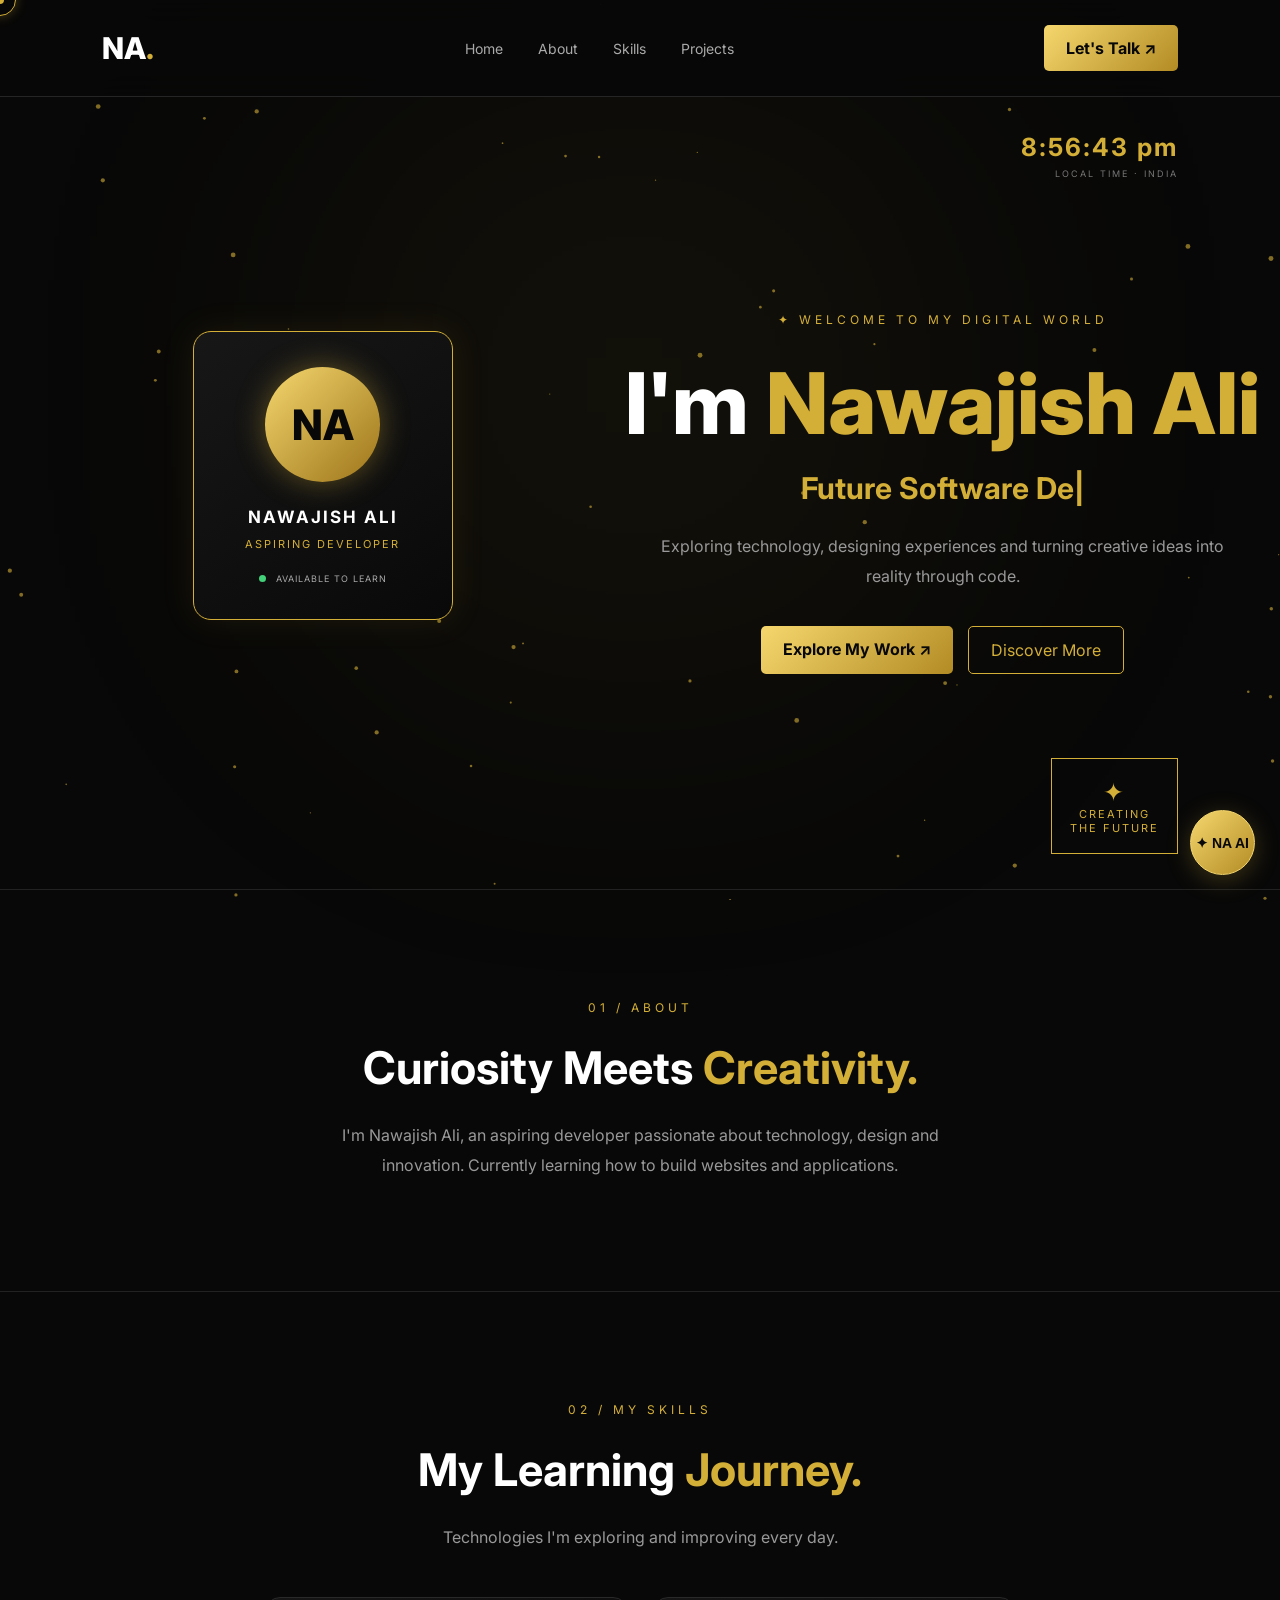
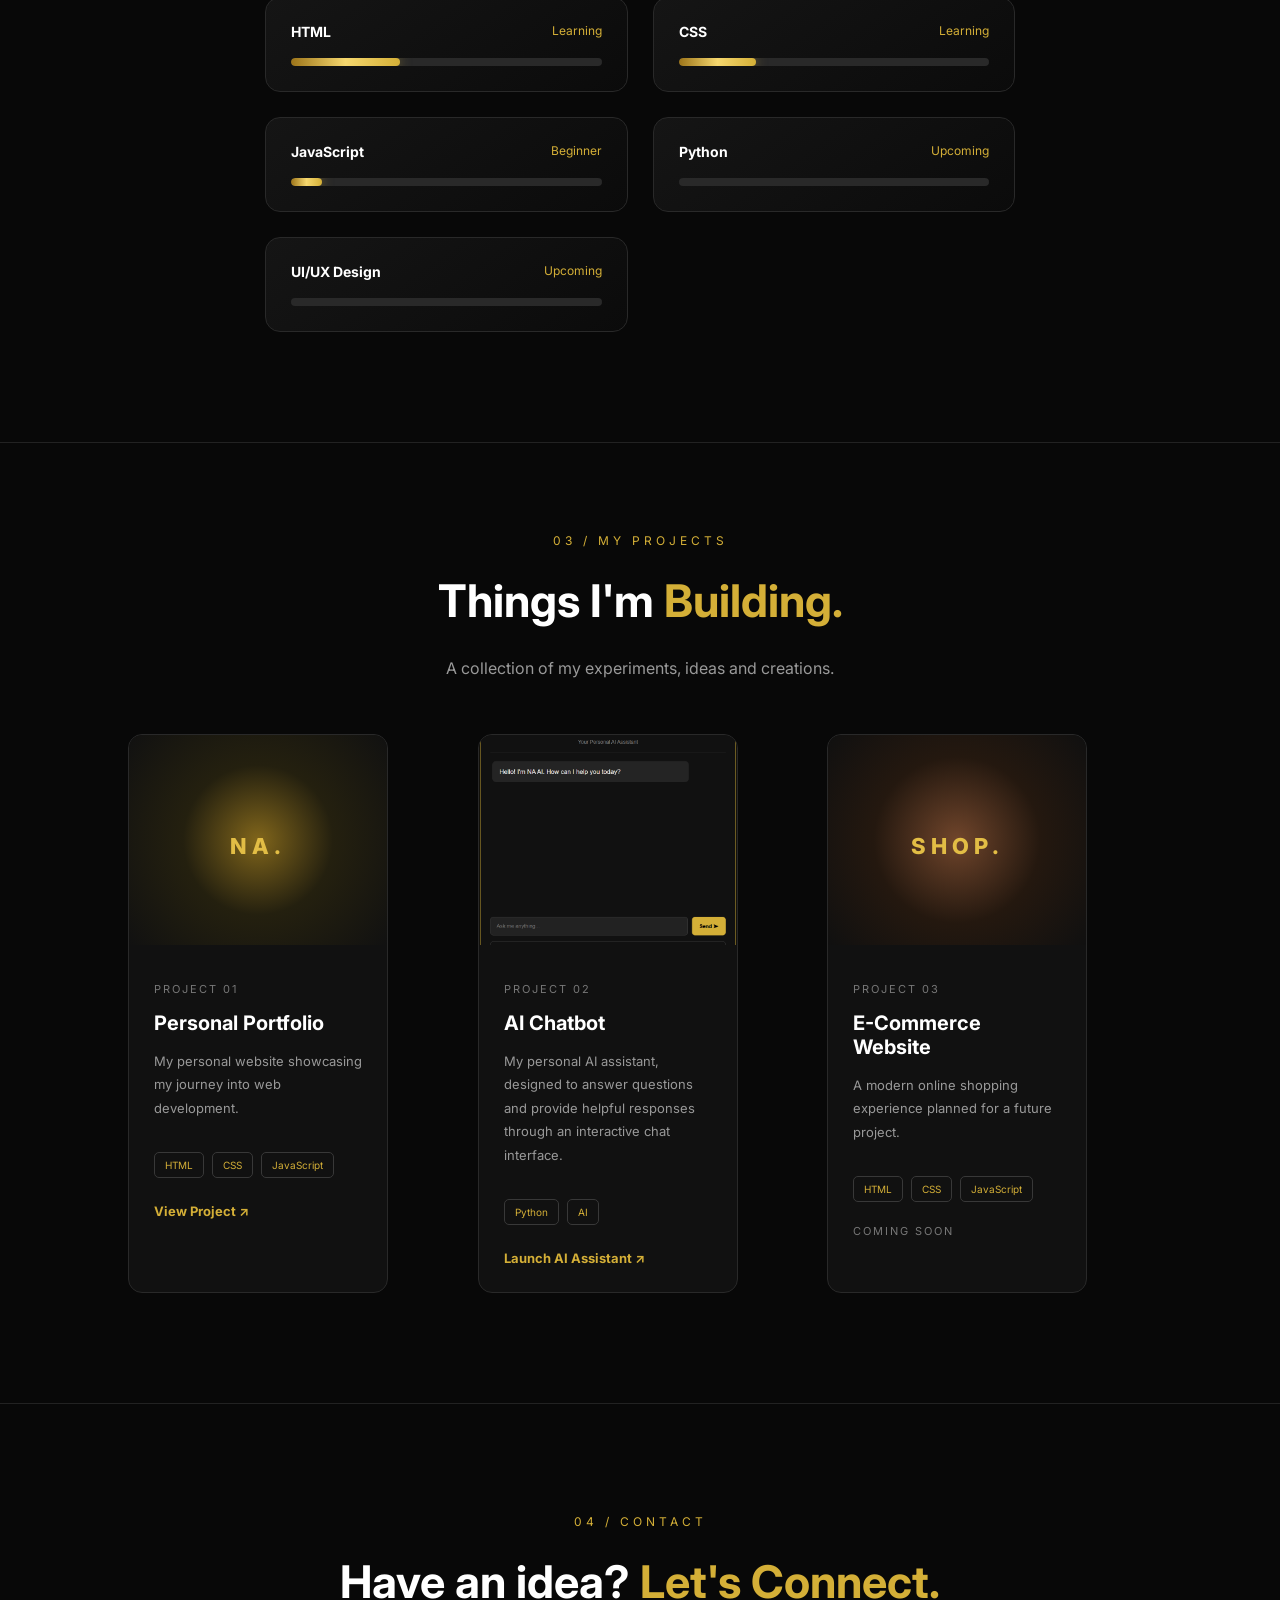
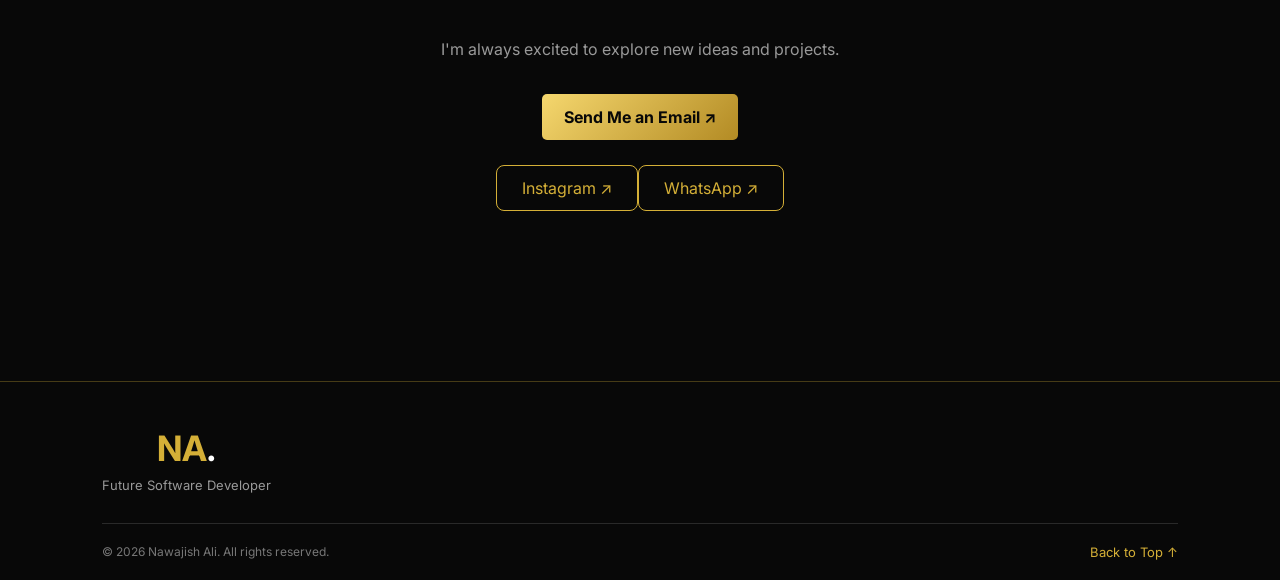
<file: index.html>
<!DOCTYPE html>
<html lang="en">
<head>
    <script async src="https://www.googletagmanager.com/gtm.js?id=GTM-T3Z2RNT5"></script>
<script></script>
  <!-- Google Analytics -->
<script async src="https://www.googletagmanager.com/gtag/js?id=G-H0KY2M5VSR"></script>
<script>
  window.dataLayer = window.dataLayer || [];
  function gtag(){dataLayer.push(arguments);}
  gtag('js', new Date());
  gtag('config', 'G-H0KY2M5VSR');
</script>
</script>
    <meta charset="UTF-8">
    <meta name="viewport" content="width=device-width, initial-scale=1.0">
    <title>Nawajish Ali | Developer Portfolio</title>
    <link rel="stylesheet" href="style.css">
</head>

<body>
    <!-- NA Premium Loader -->
<div id="page-loader">
    <div class="loader-logo">NA<span>.</span></div>
    <div class="loader-line"></div>
    <p>WELCOME TO MY PORTFOLIO</p>
</div>
<!-- Golden Custom Cursor -->
<div class="cursor-dot"></div>
<div class="cursor-outline"></div>
    <div class="background-glow"></div>
    <canvas id="particles"></canvas>

    <nav class="navbar">
        <a href="#home" class="logo">NA<span>.</span></a>

        <ul class="nav-links">
            <li><a href="#home">Home</a></li>
            <li><a href="#about">About</a></li>
            <li><a href="#skills">Skills</a></li>
            <li><a href="#projects">Projects</a></li>
        </ul>

        <a href="#contact" class="contact-btn">Let's Talk ↗</a>
    </nav>

    <main>
        <section class="hero" id="home">
<div class="live-clock">
    <span id="clock">00:00:00</span>
    <small>LOCAL TIME · INDIA</small>
</div>
<div class="profile-card">
    <div class="profile-glow">
        <span>NA</span>
    </div>

    <h3>NAWAJISH ALI</h3>
    <p>ASPIRING DEVELOPER</p>

    <div class="online-status">
        <span></span> AVAILABLE TO LEARN
    </div>
</div>
            <div class="hero-content">
                <p class="welcome">✦ WELCOME TO MY DIGITAL WORLD</p>

                <h1>I'm <span>Nawajish Ali</span></h1>

                <h2>
    <span id="typing-text"></span><span class="typing-cursor">|</span>
</h2>

                <p class="description">
                    Exploring technology, designing experiences
                    and turning creative ideas into reality through code.
                </p>

                <div class="hero-buttons">
                    <a href="#projects" class="main-btn">Explore My Work ↗</a>
                    <a href="#about" class="secondary-btn">Discover More</a>
                </div>
            </div>

            <div class="hero-badge">
                <span>✦</span>
                <p>CREATING<br>THE FUTURE</p>
            </div>

        </section>

        <section id="about" class="content-section">
            <p class="section-label">01 / ABOUT</p>
            <h2>Curiosity Meets <span>Creativity.</span></h2>
            <p>
                I'm Nawajish Ali, an aspiring developer passionate
                about technology, design and innovation.
                Currently learning how to build websites and applications.
            </p>
        </section>

        <section id="skills" class="content-section">

    <p class="section-label">02 / MY SKILLS</p>

    <h2>My Learning <span>Journey.</span></h2>

    <p class="skills-intro">
        Technologies I'm exploring and improving every day.
    </p>

    <div class="skills-dashboard">

        <div class="skill-box">
            <div class="skill-info">
                <span>HTML</span>
                <span>Learning</span>
            </div>
            <div class="skill-track">
                <div class="skill-fill html-fill"></div>
            </div>
        </div>

        <div class="skill-box">
            <div class="skill-info">
                <span>CSS</span>
                <span>Learning</span>
            </div>
            <div class="skill-track">
                <div class="skill-fill css-fill"></div>
            </div>
        </div>

        <div class="skill-box">
            <div class="skill-info">
                <span>JavaScript</span>
                <span>Beginner</span>
            </div>
            <div class="skill-track">
                <div class="skill-fill js-fill"></div>
            </div>
        </div>

        <div class="skill-box">
            <div class="skill-info">
                <span>Python</span>
                <span>Upcoming</span>
            </div>
            <div class="skill-track">
                <div class="skill-fill python-fill"></div>
            </div>
        </div>

        <div class="skill-box">
            <div class="skill-info">
                <span>UI/UX Design</span>
                <span>Upcoming</span>
            </div>
            <div class="skill-track">
                <div class="skill-fill design-fill"></div>
            </div>
        </div>

    </div>

</section>

        <section id="projects" class="content-section">

    <p class="section-label">03 / MY PROJECTS</p>

    <h2>Things I'm <span>Building.</span></h2>

    <p class="skills-intro">
        A collection of my experiments, ideas and creations.
    </p>

    <div class="project-gallery">

        <div class="project-card">
            <div class="project-image portfolio-image">
                <span>NA.</span>
            </div>

            <div class="project-details">
                <span class="project-number">PROJECT 01</span>
                <h3>Personal Portfolio</h3>

                <p>
                    My personal website showcasing my journey
                    into web development.
                </p>

                <div class="tech-tags">
                    <span>HTML</span>
                    <span>CSS</span>
                    <span>JavaScript</span>
                </div>

                <a href="#home" class="project-link">
                    View Project ↗
                </a>
            </div>
        </div>

        <div class="project-card">
            <div class="project-image ai-image">
    <img src="AI-Chatboot/images/na-ai-preview.png"
         alt="NA AI Assistant Preview">
</div>

            <div class="project-details">
                <span class="project-number">PROJECT 02</span>
                <h3>AI Chatbot</h3>

                <p>
    My personal AI assistant, designed to answer
    questions and provide helpful responses through
    an interactive chat interface.
</p>

                <div class="tech-tags">
                    <span>Python</span>
                    <span>AI</span>
                </div>

                <a href="AI-Chatboot/index.html"
   class="project-link"
   target="_blank">
   Launch AI Assistant ↗
</a>
            </div>
        </div>

        <div class="project-card">
            <div class="project-image shop-image">
                <span>SHOP.</span>
            </div>

            <div class="project-details">
                <span class="project-number">PROJECT 03</span>
                <h3>E-Commerce Website</h3>

                <p>
                    A modern online shopping experience
                    planned for a future project.
                </p>

                <div class="tech-tags">
                    <span>HTML</span>
                    <span>CSS</span>
                    <span>JavaScript</span>
                </div>

                <span class="coming-soon">COMING SOON</span>
            </div>
        </div>

    </div>

</section>

        <section id="contact" class="content-section contact-section">
            <p class="section-label">04 / CONTACT</p>
            <h2>Have an idea? <span>Let's Connect.</span></h2>
            <p>I'm always excited to explore new ideas and projects.</p>
            <a href="mailto:your-sharubanali35@gmail.com" class="main-btn">
                Send Me an Email ↗
            </a>
            <div class="social-links">
    <a href="https://www.instagram.com/nawajish_0007_/"
       target="_blank"
       rel="noopener noreferrer"
       class="social-link">
        Instagram ↗
    </a>
    <a href="https://wa.me/6398484253"
   target="_blank"
   rel="noopener noreferrer"
   class="social-link">
    WhatsApp ↗
</a>
</div>
        </section>
    </main>

   <footer class="portfolio-footer">

    <div class="footer-content">

        <div class="footer-brand">
            <h2>NA<span>.</span></h2>
            <p>Future Software Developer</p>
        </div>

    </div>

    <div class="footer-bottom">
        <p>© 2026 Nawajish Ali. All rights reserved.</p>
        <a href="#home">Back to Top ↑</a>
    </div>

</footer>
<!-- NA AI Chat Button -->

<button id="ai-toggle" class="ai-toggle">
    ✦ NA AI
</button>

<div id="ai-widget" class="ai-widget">

    <div class="ai-header">
        <div>
            <h3>NA AI Assistant</h3>
            <small>Created by Nawajish Ali</small>
        </div>

       <button id="ai-clear">Clear</button>
<button id="ai-close">✕</button>
    </div>

    <div id="ai-chat-box" class="ai-chat-box">
        <div class="ai-bot-message">
            Hello! I'm NA AI. How can I help you?
        </div>
    </div>

    <div class="ai-input-area">
        <input
            type="text"
            id="ai-input"
            placeholder="Ask me anything..."
        >

        <button id="ai-send">➤</button>
    </div>

</div>
    <script src="script.js"></script>

</body>
</html>
</file>
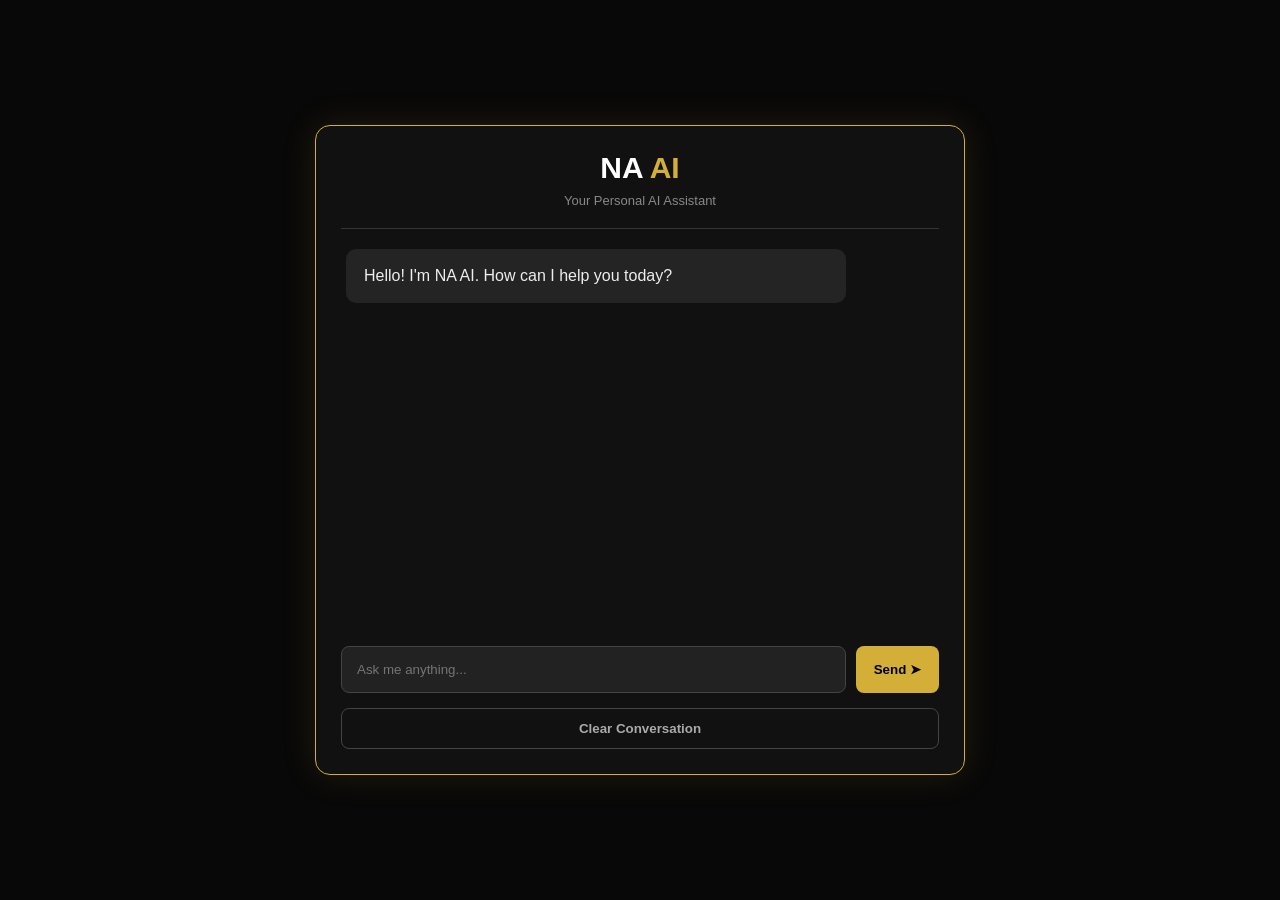
<file: AI-Chatboot/index.html>
<!DOCTYPE html>
<html lang="en">
<head>
    <meta charset="UTF-8">
    <meta name="viewport" content="width=device-width, initial-scale=1.0">

    <title>NA AI Assistant</title>

    <link rel="stylesheet" href="style.css">
</head>

<body>

    <div class="chat-container">

        <header>
            <div class="logo">NA<span> AI</span></div>
            <p>Your Personal AI Assistant</p>
        </header>

        <div class="chat-box" id="chat-box">

            <div class="bot-message">
                Hello! I'm NA AI. How can I help you today?
            </div>

        </div>

        <div class="input-area">

            <input
                type="text"
                id="user-input"
                placeholder="Ask me anything..."
                autocomplete="off"
            >

            <button id="send-btn">Send ➤</button>

        </div>

        <button id="clear-btn">Clear Conversation</button>

    </div>

    <script src="script.js"></script>

</body>
</html>
</file>
<file: style.css>
@import url('https://fonts.googleapis.com/css2?family=Inter:wght@400;500;600;700;800&display=swap');

* {
    margin: 0;
    padding: 0;
    box-sizing: border-box;
    scroll-behavior: smooth;
}

body {
    background: #080808;
    color: #ffffff;
    font-family: 'Inter', sans-serif;
    overflow-x: hidden;
}

#particles {
    position: fixed;
    inset: 0;
    width: 100%;
    height: 100%;
    pointer-events: none;
    z-index: -1;
}

.background-glow {
    position: fixed;
    width: 500px;
    height: 500px;
    background: #d4af37;
    filter: blur(180px);
    opacity: 0.09;
    top: 15%;
    left: 30%;
    pointer-events: none;
    z-index: -2;
    animation: glow 7s infinite alternate;
}

@keyframes glow {
    from { transform: translate(-100px, -50px); }
    to { transform: translate(100px, 100px); }
}

.navbar {
    display: flex;
    justify-content: space-between;
    align-items: center;
    padding: 25px 8%;
    border-bottom: 1px solid #252525;
    background: rgba(8, 8, 8, 0.85);
    position: sticky;
    top: 0;
    z-index: 10;
    backdrop-filter: blur(15px);
}

.logo {
    color: white;
    text-decoration: none;
    font-size: 30px;
    font-weight: 800;
}

.logo span, .hero h1 span, .content-section h2 span {
    color: #d4af37;
}

.nav-links {
    display: flex;
    list-style: none;
    gap: 35px;
}

.nav-links a {
    color: #aaa;
    text-decoration: none;
    font-size: 14px;
    transition: 0.3s;
}

.nav-links a:hover {
    color: #d4af37;
}

.contact-btn, .main-btn {
    background: linear-gradient(135deg, #f5d76e, #b38b24);
    color: #080808;
    text-decoration: none;
    padding: 13px 22px;
    border-radius: 5px;
    font-weight: 700;
    display: inline-block;
    transition: 0.3s;
}

.contact-btn:hover, .main-btn:hover {
    transform: translateY(-4px);
    box-shadow: 0 8px 25px #d4af3744;
}

.hero {
    min-height: 88vh;
    display: flex;
    justify-content: center;
    align-items: center;
    text-align: center;
    position: relative;
    padding: 70px 20px;
}

.hero-content {
    animation: appear 1.2s ease;
}

@keyframes appear {
    from { opacity: 0; transform: translateY(30px); }
    to { opacity: 1; transform: translateY(0); }
}

.welcome, .section-label {
    color: #d4af37;
    letter-spacing: 4px;
    font-size: 12px;
    margin-bottom: 25px;
}

.hero h1 {
    font-size: clamp(42px, 7vw, 85px);
    font-weight: 800;
    margin-bottom: 15px;
}

.hero h2 {
    color: #aaa;
    font-size: clamp(20px, 3vw, 30px);
    margin-bottom: 25px;
}

.description {
    color: #999;
    max-width: 580px;
    line-height: 1.9;
    margin: auto auto 35px;
}

.hero-buttons {
    display: flex;
    justify-content: center;
    gap: 15px;
    flex-wrap: wrap;
}

.secondary-btn {
    border: 1px solid #d4af37;
    color: #d4af37;
    text-decoration: none;
    padding: 13px 22px;
    border-radius: 5px;
    transition: 0.3s;
}

.secondary-btn:hover {
    background: #d4af37;
    color: black;
}

.hero-badge {
    position: absolute;
    bottom: 35px;
    right: 8%;
    border: 1px solid #d4af37;
    padding: 18px;
    color: #d4af37;
    font-size: 11px;
    letter-spacing: 2px;
}

.hero-badge span {
    font-size: 25px;
}

.content-section {
    padding: 110px 10%;
    text-align: center;
    border-top: 1px solid #222;
}

.content-section h2 {
    font-size: clamp(28px, 4vw, 45px);
    margin-bottom: 25px;
}

.content-section > p:not(.section-label) {
    color: #999;
    line-height: 1.9;
    max-width: 650px;
    margin: auto;
}

.cards {
    display: flex;
    justify-content: center;
    gap: 20px;
    flex-wrap: wrap;
    margin-top: 45px;
}

.card, .project-card {
    border: 1px solid #292929;
    background: #111;
    padding: 30px;
    border-radius: 10px;
    min-width: 180px;
    transition: 0.3s;
}

.card {
    color: #d4af37;
    font-weight: 700;
}

.card span, .project-card span {
    display: block;
    color: #777;
    font-size: 11px;
    margin-top: 12px;
}

.card:hover, .project-card:hover {
    border-color: #d4af37;
    transform: translateY(-8px);
}

.project-card {
    text-align: left;
    width: 260px;
}

.project-card h3 {
    margin: 18px 0;
    color: #d4af37;
}

.project-card p {
    color: #999;
    line-height: 1.6;
}

.contact-section .main-btn {
    margin-top: 30px;
}

footer {
    padding: 30px;
    text-align: center;
    color: #777;
    border-top: 1px solid #222;
    font-size: 13px;
}

@media (max-width: 700px) {
    .navbar {
        padding: 20px 5%;
        flex-wrap: wrap;
        gap: 20px;
    }

    .nav-links {
        gap: 15px;
        flex-wrap: wrap;
    }

    .contact-btn {
        display: none;
    }

    .hero-badge {
        display: none;
    }

    .content-section {
        padding: 75px 7%;
    }
}
/* Typing Animation */
#typing-text {
    color: #d4af37;
}

.typing-cursor {
    color: #d4af37;
    animation: blink 0.7s infinite;
}

@keyframes blink {
    50% {
        opacity: 0;
    }
}

/* Premium Card Effects */
.card, .project-card {
    transition: all 0.4s ease;
    cursor: pointer;
}

.card:hover, .project-card:hover {
    transform: translateY(-12px) scale(1.03);
    border-color: #d4af37;
    box-shadow: 0 15px 35px #d4af3722;
}

/* Golden Text Selection */
::selection {
    background: #d4af37;
    color: black;
}

/* Smooth Button Animation */
.main-btn, .contact-btn {
    transition: all 0.3s ease;
}
/* Live Digital Clock */

.live-clock {
    position: absolute;
    top: 35px;
    right: 8%;
    display: flex;
    flex-direction: column;
    gap: 6px;
    text-align: right;
}

.live-clock span {
    color: #d4af37;
    font-size: 25px;
    font-weight: bold;
    letter-spacing: 2px;
}

.live-clock small {
    color: #777;
    font-size: 9px;
    letter-spacing: 2px;
}

@media (max-width: 700px) {
    .live-clock {
        position: static;
        margin-bottom: 35px;
        text-align: center;
    }
}
/* Futuristic Profile Card */

.profile-card {
    width: 260px;
    padding: 35px 20px;
    background: linear-gradient(145deg, #171717, #090909);
    border: 1px solid #d4af37;
    border-radius: 18px;
    text-align: center;
    margin: 0 auto 35px;
    box-shadow: 0 0 35px #d4af3718;
    animation: floating 4s ease-in-out infinite;
}

.profile-glow {
    width: 115px;
    height: 115px;
    margin: auto auto 25px;
    border-radius: 50%;
    display: flex;
    align-items: center;
    justify-content: center;
    background: linear-gradient(135deg, #f5d76e, #9c7419);
    box-shadow: 0 0 30px #d4af3766;
}

.profile-glow span {
    color: #080808;
    font-size: 42px;
    font-weight: 800;
}

.profile-card h3 {
    font-size: 17px;
    letter-spacing: 2px;
    margin-bottom: 10px;
}

.profile-card > p {
    color: #d4af37;
    font-size: 11px;
    letter-spacing: 2px;
    margin-bottom: 22px;
}

.online-status {
    color: #aaa;
    font-size: 9px;
    letter-spacing: 1px;
}

.online-status span {
    display: inline-block;
    width: 7px;
    height: 7px;
    background: #43d17a;
    border-radius: 50%;
    margin-right: 6px;
}

@keyframes floating {
    0%, 100% {
        transform: translateY(0);
    }

    50% {
        transform: translateY(-12px);
    }
}
/* Skills Dashboard */

.skills-intro {
    margin-bottom: 40px !important;
}

/* PREMIUM SKILLS DASHBOARD */

.skills-dashboard {
    max-width: 750px;
    margin: 45px auto 0;
    display: grid;
    grid-template-columns: 1fr 1fr;
    gap: 25px;
    text-align: left;
}

.skill-box {
    background: linear-gradient(145deg, #151515, #0b0b0b);
    border: 1px solid #292929;
    padding: 25px;
    border-radius: 15px;
    transition: all 0.4s ease;
    position: relative;
    overflow: hidden;
}

.skill-box:hover {
    border-color: #d4af37;
    transform: translateY(-7px);
    box-shadow: 0 10px 35px #d4af3725;
}

.skill-info {
    display: flex;
    justify-content: space-between;
    margin-bottom: 18px;
    font-size: 14px;
}

.skill-info span:first-child {
    color: white;
    font-weight: bold;
}

.skill-info span:last-child {
    color: #d4af37;
    font-size: 12px;
}

.skill-track {
    height: 8px;
    background: #292929;
    border-radius: 20px;
    overflow: hidden;
}

.skill-fill {
    height: 100%;
    border-radius: 20px;
    background: linear-gradient(
        90deg,
        #9c7419,
        #f5d76e,
        #d4af37
    );
    box-shadow: 0 0 12px #d4af3780;
    animation: none;
}

.html-fill { width: 35%; }
.css-fill { width: 25%; }
.js-fill { width: 10%; }
.python-fill { width: 0%; }
.design-fill { width: 0%; }

@keyframes skillLoad {
    from {
        width: 0;
    }
}

@media (max-width: 650px) {
    .skills-dashboard {
        grid-template-columns: 1fr;
    }
}

@media (prefers-reduced-motion: reduce) {
    .skill-fill {
        animation: none;
    }

    .skill-box {
        transition: none;
    }
}
/* Premium Project Gallery */

.project-gallery {
    display: grid;
    grid-template-columns: repeat(3, 1fr);
    gap: 25px;
    max-width: 1100px;
    margin: 50px auto 0;
    text-align: left;
}

.project-card {
    padding: 0;
    min-width: 0;
    overflow: hidden;
    background: #111;
    border: 1px solid #292929;
    border-radius: 14px;
    transition: transform 0.4s, border-color 0.4s;
}

.project-card:hover {
    transform: translateY(-12px);
    border-color: #d4af37;
    box-shadow: 0 15px 35px #d4af3720;
}

.project-image {
    height: 190px;
    display: flex;
    justify-content: center;
    align-items: center;
    font-size: 48px;
    font-weight: 800;
    color: #d4af37;
    background: radial-gradient(circle, #29200b, #101010);
}

.ai-image {
    background: radial-gradient(circle, #18233c, #101010);
    color: #80b5ff;
}

.shop-image {
    background: radial-gradient(circle, #352315, #101010);
    color: #e4b66c;
}

.project-details {
    padding: 25px;
}

.project-number {
    color: #d4af37;
    font-size: 10px;
    letter-spacing: 2px;
}

.project-details h3 {
    color: white;
    margin: 15px 0;
    font-size: 20px;
}

.project-details p {
    color: #999;
    font-size: 13px;
    line-height: 1.8;
    margin-bottom: 20px;
}

.tech-tags {
    display: flex;
    flex-wrap: wrap;
    gap: 8px;
    margin-bottom: 22px;
}

.tech-tags span {
    border: 1px solid #383838;
    color: #d4af37;
    padding: 6px 10px;
    border-radius: 5px;
    font-size: 10px;
}

.project-link {
    color: #d4af37;
    text-decoration: none;
    font-size: 13px;
    font-weight: bold;
}

.project-link:hover {
    color: white;
}

.coming-soon {
    color: #888;
    font-size: 11px;
    letter-spacing: 2px;
}

@media (max-width: 850px) {
    .project-gallery {
        grid-template-columns: repeat(2, 1fr);
    }
}

@media (max-width: 600px) {
    .project-gallery {
        grid-template-columns: 1fr;
    }
}
#projects {
    scroll-margin-top: 110px;
    padding-top: 90px;
}

#skills,
#about,
#contact {
    scroll-margin-top: 100px;
}
/* NA AI Portfolio Widget */

.ai-toggle {
    position: fixed;
    bottom: 25px;
    right: 25px;
    z-index: 1000;

    width: 65px;
    height: 65px;

    border-radius: 50%;
    border: 1px solid #f5d76e;

    background: linear-gradient(135deg, #f5d76e, #b38b24);
    color: #080808;

    font-size: 14px;
    font-weight: bold;

    cursor: pointer;

    box-shadow: 0 5px 25px #d4af3740;
    transition: 0.3s;
}

.ai-toggle:hover {
    transform: scale(1.1);
    box-shadow: 0 5px 35px #d4af3780;
}

.ai-widget {
    position: fixed;
    bottom: 95px;
    right: 25px;
    width: 350px;
    height: 450px;
    background: #111;
    border: 1px solid #d4af37;
    border-radius: 15px;
    z-index: 1001;
    display: none;
    flex-direction: column;
    overflow: hidden;
    box-shadow: 0 0 30px #d4af3730;
}

.ai-widget.open {
    display: flex;
}

.ai-header {
    padding: 18px;
    display: flex;
    justify-content: space-between;
    align-items: center;
    border-bottom: 1px solid #333;
}

.ai-header h3 {
    color: #d4af37;
}

.ai-header small {
    color: #888;
}

#ai-close {
    background: transparent;
    color: white;
}

.ai-chat-box {
    flex: 1;
    padding: 15px;
    overflow-y: auto;
}

.ai-bot-message,
.ai-user-message {
    padding: 12px;
    margin-bottom: 12px;
    border-radius: 9px;
    font-size: 13px;
    line-height: 1.5;
    overflow-wrap: anywhere;
}

.ai-bot-message {
    background: #252525;
    color: white;
}

.ai-user-message {
    background: #d4af37;
    color: black;
    margin-left: 35px;
}

.ai-input-area {
    display: flex;
    padding: 12px;
    gap: 8px;
}

.ai-input-area input {
    min-width: 0;
    flex: 1;
    background: #222;
    color: white;
    border: 1px solid #444;
    padding: 12px;
    border-radius: 7px;
}

.ai-input-area button {
    background: #d4af37;
    border: none;
    border-radius: 7px;
    padding: 10px 15px;
    cursor: pointer;
}

@media (max-width: 450px) {
    .ai-widget {
        width: calc(100% - 30px);
        right: 15px;
    }
}
/* NA AI Advanced Features */

#ai-clear {
    background: transparent;
    color: #d4af37;
    border: 1px solid #d4af37;
    padding: 7px 12px;
    font-size: 11px;
    cursor: pointer;
}

.ai-timestamp {
    display: block;
    font-size: 9px;
    color: #999;
    margin-top: 7px;
    text-align: right;
}

/* Animated typing dots */

.ai-typing {
    display: flex;
    gap: 5px;
    width: fit-content;
    align-items: center;
}

.ai-typing span {
    width: 6px;
    height: 6px;
    background: #d4af37;
    border-radius: 50%;
    animation: typingDots 1s infinite;
}

.ai-typing span:nth-child(2) {
    animation-delay: 0.2s;
}

.ai-typing span:nth-child(3) {
    animation-delay: 0.4s;
}

@keyframes typingDots {
    0%, 60%, 100% {
        opacity: 0.3;
        transform: translateY(0);
    }

    30% {
        opacity: 1;
        transform: translateY(-5px);
    }
}
/* PREMIUM PROJECT PREVIEWS */

.project-image {
    position: relative;
    overflow: hidden;
    display: flex;
    justify-content: center;
    align-items: center;
    transition: 0.4s ease;
}

.portfolio-image {
    background:
        radial-gradient(circle at center,
        #80651b 0%,
        #24200f 45%,
        #111 100%);
}

.ai-image {
    background:
        radial-gradient(circle at center,
        #253b70 0%,
        #121827 50%,
        #101010 100%);
}

.shop-image {
    background:
        radial-gradient(circle at center,
        #70452b 0%,
        #24180f 50%,
        #101010 100%);
}

.project-image span {
    font-size: 22px;
    font-weight: 800;
    letter-spacing: 5px;
    color: #e2bd45;
    transition: 0.4s ease;
}

.project-card:hover .project-image span {
    transform: scale(1.2);
    text-shadow: 0 0 20px #d4af37;
}

.project-card:hover .project-image {
    filter: brightness(1.2);
}

.project-card {
    transition: transform 0.4s ease,
                border-color 0.4s ease,
                box-shadow 0.4s ease;
}

.project-card:hover {
    transform: translateY(-8px);
    border-color: #d4af37;
    box-shadow: 0 15px 40px #d4af3720;
}
.project-image img {
    width: 100%;
    height: 100%;
    object-fit: cover;
    display: block;
    transition: transform 0.4s ease;
}

.project-card:hover .project-image img {
    transform: scale(1.05);
}
/* AI Project Preview */
.project-image {
    height: 210px;
    overflow: hidden;
    position: relative;
    border-radius: 12px 12px 0 0;
}

.project-image img {
    width: 100%;
    height: 100%;
    object-fit: cover;
    object-position: top center;
    display: block;
}
/* AI Chatbot Preview Enhancement */

.ai-image {
    height: 210px;
    overflow: hidden;
    background: #111;
    border-radius: 12px 12px 0 0;
}

.ai-image img {
    width: 100%;
    height: 100%;
    object-fit: cover;
    object-position: center;
    display: block;
    transform: none;
}
.social-links {
    margin-top: 25px;
    display: flex;
    justify-content: center;
}

.social-link {
    color: #d4af37;
    text-decoration: none;
    border: 1px solid #d4af37;
    padding: 12px 25px;
    border-radius: 8px;
    transition: 0.3s ease;
}

.social-link:hover {
    background: #d4af37;
    color: #111;
    transform: translateY(-3px);
}
/* ===== PREMIUM FOOTER ===== */

.portfolio-footer {
    background: #080808;
    border-top: 1px solid rgba(212, 175, 55, 0.3);
    padding: 45px 8% 20px;
    margin-top: 60px;
}

.footer-content {
    display: flex;
    justify-content: space-between;
    align-items: center;
    flex-wrap: wrap;
    gap: 30px;
    padding-bottom: 30px;
}

.footer-brand h2 {
    color: #d4af37;
    font-size: 35px;
    margin: 0;
}

.footer-brand h2 span {
    color: white;
}

.footer-brand p {
    color: #999;
    font-size: 13px;
    margin-top: 8px;
}

.footer-nav {
    display: flex;
    gap: 25px;
    flex-wrap: wrap;
}

.footer-nav a,
.footer-social a {
    color: #ccc;
    text-decoration: none;
    font-size: 14px;
    transition: 0.3s;
}

.footer-nav a:hover,
.footer-social a:hover {
    color: #d4af37;
}

.footer-bottom {
    border-top: 1px solid #292929;
    padding-top: 20px;
    display: flex;
    justify-content: space-between;
    flex-wrap: wrap;
    gap: 15px;
}

.footer-bottom p {
    color: #777;
    font-size: 12px;
    margin: 0;
}

.footer-bottom a {
    color: #d4af37;
    text-decoration: none;
    font-size: 13px;
}

.footer-bottom a:hover {
    color: white;
}

@media (max-width: 600px) {
    .footer-content {
        flex-direction: column;
        align-items: flex-start;
    }

    .footer-nav {
        gap: 15px;
    }

    .footer-bottom {
        flex-direction: column;
    }
}
/* ===== NA PREMIUM LOADER ===== */

#page-loader {
    position: fixed;
    inset: 0;
    background: #080808;
    z-index: 99999;
    display: flex;
    flex-direction: column;
    justify-content: center;
    align-items: center;
    transition: opacity 0.8s ease, visibility 0.8s ease;
}

#page-loader.loader-hidden {
    opacity: 0;
    visibility: hidden;
}

.loader-logo {
    color: #d4af37;
    font-size: 65px;
    font-weight: 800;
    letter-spacing: 3px;
    animation: logo-glow 1.5s infinite alternate;
}

.loader-logo span {
    color: white;
}

.loader-line {
    width: 120px;
    height: 3px;
    background: #292929;
    margin-top: 15px;
    overflow: hidden;
    position: relative;
}

.loader-line::after {
    content: "";
    position: absolute;
    width: 45%;
    height: 100%;
    background: #d4af37;
    animation: loader-progress 1.2s infinite;
}

#page-loader p {
    color: #999;
    font-size: 10px;
    letter-spacing: 4px;
    margin-top: 20px;
}

@keyframes logo-glow {
    from {
        text-shadow: 0 0 5px rgba(212, 175, 55, 0.2);
    }
    to {
        text-shadow: 0 0 25px rgba(212, 175, 55, 0.8);
    }
}

@keyframes loader-progress {
    from {
        left: -45%;
    }
    to {
        left: 100%;
    }
}
/* ===== GOLDEN CUSTOM CURSOR ===== */

.cursor-dot {
    width: 8px;
    height: 8px;
    background: #d4af37;
    position: fixed;
    border-radius: 50%;
    pointer-events: none;
    z-index: 100000;
    transform: translate(-50%, -50%);
}

.cursor-outline {
    width: 32px;
    height: 32px;
    border: 1px solid #d4af37;
    border-radius: 50%;
    position: fixed;
    pointer-events: none;
    z-index: 99999;
    transform: translate(-50%, -50%);
    transition: width 0.2s, height 0.2s;
    box-shadow: 0 0 12px rgba(212, 175, 55, 0.3);
}

/* Hide custom cursor on touch devices */
@media (hover: none) {
    .cursor-dot,
    .cursor-outline {
        display: none;
    }
}
/* ===== 3D PROJECT CARD EFFECT ===== */

.project-card {
    transform-style: preserve-3d;
    transition: transform 0.3s ease, box-shadow 0.3s ease;
    will-change: transform;
}

.project-card:hover {
    box-shadow: 0 15px 35px rgba(212, 175, 55, 0.18);
    border-color: rgba(212, 175, 55, 0.6);
}
/* ===== SCROLL REVEAL ANIMATION ===== */

.reveal {
    opacity: 0;
    transform: translateY(40px);
    transition: opacity 0.8s ease, transform 0.8s ease;
}

.reveal.active {
    opacity: 1;
    transform: translateY(0);
}
/* Animate skill bars when section appears */

.skills-visible .skill-fill {
    animation: skillLoad 1.8s ease forwards;
}
</file>
<file: AI-Chatboot/style.css>
* {
    margin: 0;
    padding: 0;
    box-sizing: border-box;
}

body {
    background: #080808;
    color: white;
    font-family: Arial, sans-serif;
    min-height: 100vh;
    display: flex;
    justify-content: center;
    align-items: center;
    padding: 20px;
}

.chat-container {
    width: 100%;
    max-width: 650px;
    height: 650px;
    background: #111;
    border: 1px solid #d4af37;
    border-radius: 15px;
    display: flex;
    flex-direction: column;
    padding: 25px;
    box-shadow: 0 0 35px #d4af3720;
}

header {
    text-align: center;
    padding-bottom: 20px;
    border-bottom: 1px solid #333;
}

.logo {
    font-size: 30px;
    font-weight: bold;
}

.logo span {
    color: #d4af37;
}

header p {
    color: #888;
    margin-top: 8px;
    font-size: 13px;
}

.chat-box {
    flex: 1;
    overflow-y: auto;
    padding: 20px 5px;
}

.bot-message,
.user-message {
    padding: 14px 18px;
    margin-bottom: 15px;
    border-radius: 10px;
    max-width: 85%;
    line-height: 1.6;
    overflow-wrap: anywhere;
}

.bot-message {
    background: #242424;
    color: #eee;
}

.user-message {
    background: #d4af37;
    color: black;
    margin-left: auto;
}

.input-area {
    display: flex;
    gap: 10px;
    padding-top: 15px;
}

input {
    flex: 1;
    min-width: 0;
    padding: 15px;
    background: #222;
    border: 1px solid #444;
    border-radius: 8px;
    color: white;
    outline: none;
}

input:focus {
    border-color: #d4af37;
}

button {
    background: #d4af37;
    color: black;
    border: none;
    padding: 12px 18px;
    border-radius: 8px;
    cursor: pointer;
    font-weight: bold;
}

button:hover {
    background: #f5d76e;
}

#clear-btn {
    margin-top: 15px;
    background: transparent;
    border: 1px solid #444;
    color: #aaa;
}
</file>
